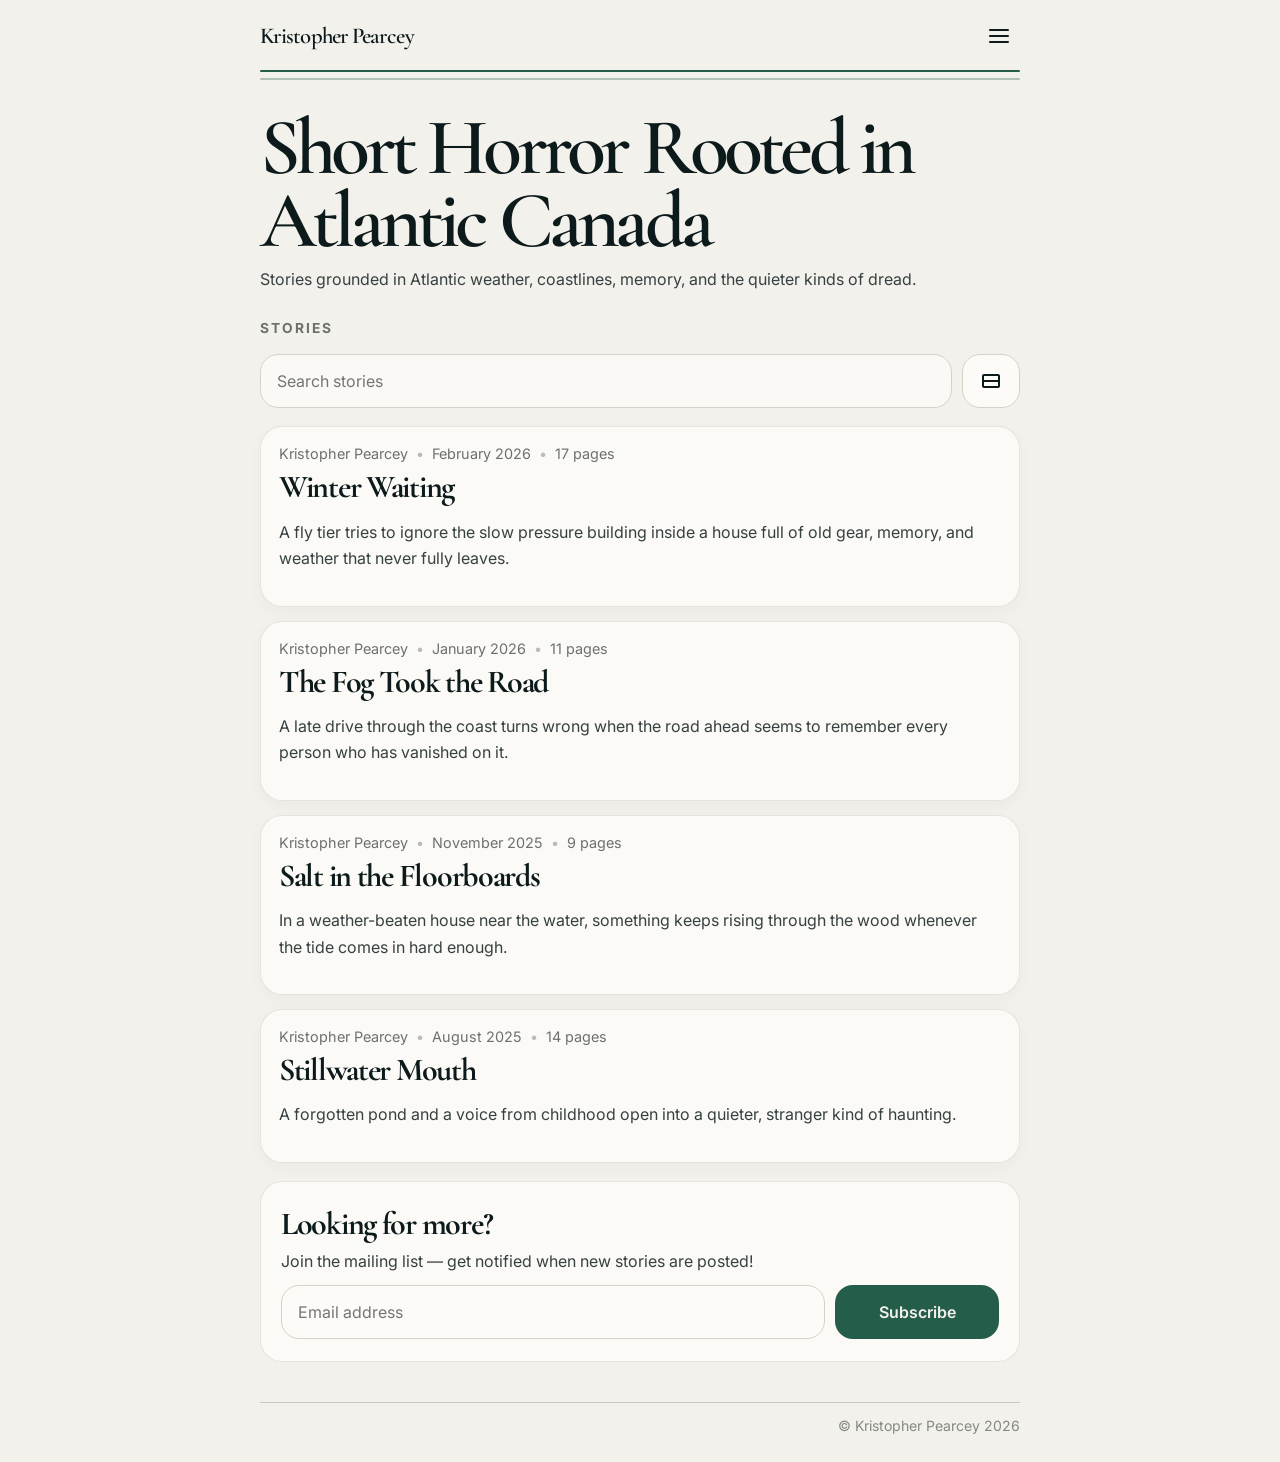
<file: index.html>
<!DOCTYPE html>
<html lang="en">
<head>
  <meta charset="UTF-8" />
  <meta name="viewport" content="width=device-width, initial-scale=1.0" />
  <title>Kristopher Pearcey</title>
  <meta name="description" content="Short horror rooted in Atlantic Canada by Kristopher Pearcey." />
  <link rel="preconnect" href="https://fonts.googleapis.com">
  <link rel="preconnect" href="https://fonts.gstatic.com" crossorigin>
  <link href="https://fonts.googleapis.com/css2?family=Cormorant+Garamond:wght@500;600;700&family=Inter:wght@400;500;600;700&family=Material+Symbols+Outlined:opsz,wght,FILL,GRAD@24,400,0,0&display=swap" rel="stylesheet">
  <link rel="stylesheet" href="styles.css" />
</head>
<body>
  <div class="site-shell">
    <div class="drawer-backdrop" id="drawerBackdrop" hidden></div>

    <header class="site-header">
      <div class="header-inner">
        <div class="header-top">
          <a href="#home" class="site-name" data-nav="home" aria-label="Kristopher Pearcey home">Kristopher Pearcey</a>
          <button class="menu-toggle" id="menuToggle" aria-expanded="false" aria-controls="siteDrawer" aria-label="Open menu">
            <span></span><span></span><span></span>
          </button>
        </div>
        <div class="double-line" aria-hidden="true">
          <span></span>
          <span></span>
        </div>
      </div>
    </header>

    <aside class="drawer" id="siteDrawer" aria-hidden="true">
      <div class="drawer-inner">
        <section class="menu-section menu-nav-section">
          <div class="menu-top-row">
            <div class="menu-links">
              <a href="#home" data-nav="home">Home</a>
              <a href="#about" data-nav="about">About</a>
              <a href="#contact" data-nav="contact">Contact</a>
            </div>

            <button class="theme-toggle" id="themeToggle" type="button" aria-label="Toggle light and dark mode">
              <span class="material-symbols-outlined" id="themeIcon">dark_mode</span>
            </button>
          </div>
        </section>

        <section class="menu-section">
          <h2 class="menu-label">Looking for more?</h2>
          <p class="menu-copy">Subscribe to get alerts when new stories are posted.</p>
          <form class="subscribe-wrap" id="menuSubscribeForm">
            <div class="input-shell">
              <label class="visually-hidden" for="menuEmailInput">Email address</label>
              <input id="menuEmailInput" class="subscribe-input" type="email" placeholder="Type your email…" required />
              <button class="clear-input-btn" id="clearEmailInput" type="button" aria-label="Clear email">×</button>
            </div>
            <button class="inset-btn" id="menuSubscribeButton" type="submit" aria-label="Subscribe">Subscribe</button>
          </form>
        </section>
      </div>
    </aside>

    <main id="app" class="app"></main>

    <footer class="footer">
      <div class="footer-divider"></div>
      <p>© Kristopher Pearcey 2026</p>
    </footer>
  </div>

  <script src="app.js"></script>
</body>
</html>
</file>
<file: styles.css>
:root {
  --bg: #f3f1ec;
  --surface: #fcfbf8;
  --surface-2: #f8f5ef;
  --text: #0d1a1b;
  --muted: #6d716d;
  --muted-2: #8a8e8a;
  --line: #d7d2c7;
  --border: rgba(24, 34, 36, 0.10);
  --border-strong: rgba(24, 34, 36, 0.22);
  --accent: #245e4a;
  --accent-deep: #1b4b3a;
  --accent-soft: rgba(36, 94, 74, 0.10);
  --clear-accent: #5f6664;
  --shadow: 0 14px 40px rgba(18, 26, 28, 0.08);
  --card-shadow: 0 6px 18px rgba(0, 0, 0, 0.03);
  --radius-xl: 26px;
  --radius-lg: 22px;
  --radius-md: 18px;
  --radius-sm: 999px;
  --content-width: 720px;
  --search-radius: 18px;
  --header-height: 78px;
}

body.dark {
  --bg: #171716;
  --surface: #1d1d1b;
  --surface-2: #232320;
  --text: #ece6dd;
  --muted: #b6afa5;
  --muted-2: #8f897f;
  --line: rgba(236, 230, 221, 0.14);
  --border: rgba(236, 230, 221, 0.12);
  --border-strong: rgba(236, 230, 221, 0.28);
  --accent: #ece6dd;
  --accent-deep: #ffffff;
  --accent-soft: rgba(236, 230, 221, 0.10);
  --clear-accent: #c4beb4;
  --shadow: 0 18px 40px rgba(0, 0, 0, 0.28);
  --card-shadow: 0 10px 28px rgba(0, 0, 0, 0.18);
}

* { box-sizing: border-box; }
html, body { margin: 0; padding: 0; }
html {
  min-height: 100%;
  scroll-behavior: smooth;
  scrollbar-width: none;
  -ms-overflow-style: none;
  background: var(--bg);
}
html::-webkit-scrollbar,
body::-webkit-scrollbar,
.drawer-inner::-webkit-scrollbar {
  width: 0;
  height: 0;
  display: none;
}
body {
  min-height: 100vh;
  background: var(--bg);
  color: var(--text);
  font-family: 'Inter', system-ui, sans-serif;
  transition: background 180ms ease, color 180ms ease;
}
body.menu-open {
  overflow: hidden;
  touch-action: none;
}

a { color: inherit; text-decoration: none; }
button, input { font: inherit; }
img { max-width: 100%; display: block; }
input::-ms-clear,
input::-ms-reveal { display: none; width: 0; height: 0; }
input[type="search"]::-webkit-search-decoration,
input[type="search"]::-webkit-search-cancel-button,
input[type="search"]::-webkit-search-results-button,
input[type="search"]::-webkit-search-results-decoration {
  -webkit-appearance: none;
  appearance: none;
  display: none;
}

.site-shell {
  min-height: 100vh;
  display: flex;
  flex-direction: column;
}

.site-header {
  position: fixed;
  top: 0;
  left: 0;
  right: 0;
  z-index: 60;
  background: var(--bg);
}
.header-inner {
  width: min(var(--content-width), calc(100% - 36px));
  margin: 0 auto;
  padding: 0.95rem 0 0.35rem;
}
.header-top {
  display: flex;
  align-items: center;
  justify-content: space-between;
  gap: 1rem;
  padding-bottom: 0.8rem;
}
.site-name {
  font-family: 'Cormorant Garamond', serif;
  font-size: 1.42rem;
  line-height: 1.1;
  letter-spacing: -0.04em;
  font-weight: 600;
}
.double-line {
  display: grid;
  gap: 6px;
  padding-bottom: 0.15rem;
}
.double-line span {
  display: block;
  height: 2px;
  border-radius: 999px;
}
.double-line span:first-child { background: var(--accent); }
.double-line span:last-child { background: color-mix(in srgb, var(--accent) 32%, transparent); }

.menu-toggle {
  width: 42px;
  height: 42px;
  border: 0;
  background: transparent;
  display: inline-grid;
  place-items: center;
  cursor: pointer;
  position: relative;
  flex: 0 0 auto;
  color: var(--text);
  padding: 0;
  border-radius: 0;
  transition: opacity 140ms ease, color 140ms ease;
}
.menu-toggle:hover,
.menu-toggle:focus-visible {
  opacity: 0.72;
  outline: none;
  box-shadow: none;
  background: transparent;
}
.menu-toggle span {
  position: absolute;
  width: 20px;
  height: 2px;
  background: currentColor;
  border-radius: 999px;
  transition: transform 180ms ease, top 180ms ease, opacity 180ms ease;
}
.menu-toggle span:nth-child(1) { top: 14px; }
.menu-toggle span:nth-child(2) { top: 20px; }
.menu-toggle span:nth-child(3) { top: 26px; }
body.menu-open .menu-toggle span:nth-child(1) { top: 20px; transform: rotate(45deg); }
body.menu-open .menu-toggle span:nth-child(2) { opacity: 0; }
body.menu-open .menu-toggle span:nth-child(3) { top: 20px; transform: rotate(-45deg); }

.drawer-backdrop {
  position: fixed;
  inset: 0;
  background: rgba(0, 0, 0, 0.10);
  opacity: 0;
  pointer-events: none;
  transition: opacity 180ms ease;
  z-index: 45;
}
body.menu-open .drawer-backdrop {
  opacity: 1;
  pointer-events: auto;
}

.drawer {
  position: fixed;
  inset: 0;
  width: 100%;
  height: 100dvh;
  background: var(--bg);
  transform: translateY(-100%);
  transition: transform 220ms ease;
  z-index: 50;
  box-shadow: var(--shadow);
  display: flex;
  flex-direction: column;
  overflow: hidden;
  padding-top: var(--header-height);
}
body.menu-open .drawer { transform: translateY(0); }
.drawer-inner {
  min-height: 100%;
  padding: 1.25rem 1rem 1rem;
  display: grid;
  grid-template-rows: auto auto auto 1fr auto;
  gap: 1.55rem;
  max-width: var(--content-width);
  width: 100%;
  margin: 0 auto;
  overflow-y: auto;
  overscroll-behavior: contain;
  background: var(--bg);
}
.menu-section {
  border-bottom: 1px solid var(--border);
  padding-bottom: 1.2rem;
}
.menu-label {
  margin: 0 0 0.42rem;
  font-family: 'Cormorant Garamond', serif;
  font-size: 1.55rem;
  line-height: 1.1;
  letter-spacing: -0.03em;
}
.menu-copy {
  margin: 0 0 0.95rem;
  color: var(--muted);
  font-size: 0.93rem;
  line-height: 1.55;
}
.subscribe-wrap {
  display: grid;
  grid-template-columns: 1fr auto;
  gap: 10px;
  align-items: center;
}
.input-shell {
  position: relative;
  width: 100%;
}

.subscribe-input {
  width: 100%;
  min-height: 54px;
  border: 1px solid var(--line);
  border-radius: var(--search-radius);
  background: color-mix(in srgb, var(--surface) 85%, transparent);
  color: var(--text);
  padding: 0 36px 0 16px;
  outline: none;
  transition: border-color 140ms ease, box-shadow 140ms ease, color 140ms ease, background 140ms ease;
  box-shadow: none;
  appearance: none;
}
.subscribe-input.has-clear {
  padding-right: 44px;
}
.subscribe-input.is-locked {
  background: color-mix(in srgb, var(--accent) 7%, var(--surface));
  color: color-mix(in srgb, var(--text) 88%, var(--bg));
  cursor: default;
}
.subscribe-input::placeholder {
  color: color-mix(in srgb, var(--muted) 88%, transparent);
}
.subscribe-input:not(.is-locked):hover {
  border-color: var(--accent);
}
.subscribe-input:not(.is-locked):focus {
  border-color: var(--accent);
  box-shadow: 0 0 0 2px var(--accent-soft);
}
.inset-btn,
.clear-input-btn,
.theme-toggle,
.view-toggle,
.newsletter-button,
.hero-readmore {
  box-shadow: none;
}
.inset-btn {
  position: relative;
  position: static;
  width: 128px;
  height: 54px;
  flex: 0 0 128px;
  border: 0;
  border-radius: var(--search-radius);
  background: var(--accent);
  color: var(--bg);
  font-weight: 600;
  cursor: pointer;
  display: inline-flex;
  align-items: center;
  justify-content: center;
  padding: 0 18px;
  white-space: nowrap;
  transition: opacity 140ms ease, background 140ms ease, color 140ms ease;
}
.clear-input-btn {
  position: absolute;
  top: 50%;
  right: 12px;
  transform: translateY(-50%);
  width: 28px;
  height: 28px;
  display: none;
  align-items: center;
  justify-content: center;
  border: 0;
  border-radius: 999px;
  background: transparent;
  color: var(--muted);
  font-size: 1.2rem;
  line-height: 1;
  cursor: pointer;
  padding: 0;
  z-index: 2;
}
.clear-input-btn:hover,
.clear-input-btn:focus-visible {
  color: var(--accent);
  outline: none;
}
.clear-input-btn.show { display: inline-flex; }
.clear-search {
  margin-top: 0.8rem;
  padding: 0;
  border: 0;
  background: transparent;
  color: var(--muted);
  font-size: 0.92rem;
  cursor: pointer;
}
.menu-nav-section {
  padding-bottom: 1rem;
}
.menu-top-row {
  display: flex;
  align-items: flex-start;
  justify-content: space-between;
  gap: 1rem;
}
.menu-links {
  display: grid;
  gap: 0.8rem;
  flex: 1 1 auto;
}
.menu-links a {
  font-family: 'Cormorant Garamond', serif;
  font-size: clamp(2rem, 6vw, 3rem);
  line-height: 0.95;
  letter-spacing: -0.05em;
}
.theme-toggle {
  width: 40px;
  height: 40px;
  border: 0;
  outline: 0;
  border-radius: 0;
  background: transparent;
  color: var(--text);
  display: inline-grid;
  place-items: center;
  cursor: pointer;
  padding: 0;
  flex: 0 0 auto;
  transition: opacity 140ms ease, color 140ms ease;
}
.theme-toggle:hover,
.theme-toggle:focus-visible {
  opacity: 0.72;
  outline: none;
  box-shadow: none;
  background: transparent;
}
.theme-toggle .material-symbols-outlined {
  font-size: 24px;
}

.app {
  width: 100%;
  flex: 1 0 auto;
  padding-top: calc(var(--header-height) + 0.8rem);
}
.page {
  width: min(var(--content-width), calc(100% - 36px));
  margin: 0 auto;
  padding-bottom: 40px;
}
.home-intro {
  margin-top: 10px;
  margin-bottom: 28px;
}

.page-title,
.story-page-title,
.story-title,
.newsletter-title,
.markdown-body h1,
.markdown-body h2,
.markdown-body h3,
.intro-title {
  font-family: 'Cormorant Garamond', serif;
}
.intro-title {
  margin: 0 0 8px;
  font-size: clamp(3rem, 10vw, 5rem);
  line-height: 0.92;
  letter-spacing: -0.06em;
  font-weight: 600;
}
.intro-copy {
  margin: 0;
  max-width: 42rem;
  line-height: 1.65;
  color: color-mix(in srgb, var(--text) 82%, var(--bg));
}
.section-head {
  display: flex;
  align-items: center;
  justify-content: space-between;
  gap: 12px;
  margin: 28px 0 14px;
}
.section-kicker {
  font-size: 0.86rem;
  color: var(--muted);
  text-transform: uppercase;
  letter-spacing: 0.14em;
  font-weight: 700;
}
.search-row {
  width: 100%;
  display: grid;
  grid-template-columns: 1fr auto;
  gap: 10px;
  margin: 18px 0 18px;
}
.search-input {
  min-height: 54px;
  border-radius: var(--search-radius);
  border: 1px solid var(--line);
  padding: 0 36px 0 16px;
  background: color-mix(in srgb, var(--surface) 85%, transparent);
  color: var(--text);
  outline: none;
  transition: border-color 140ms ease, box-shadow 140ms ease, background 140ms ease;
}
.search-input:hover {
  border-color: var(--accent);
}
.search-input:focus {
  border-color: var(--accent);
  box-shadow: 0 0 0 2px var(--accent-soft);
}
.search-input::-webkit-search-cancel-button {
  -webkit-appearance: none;
  width: 16px;
  height: 16px;
  border-radius: 50%;
  background:
    linear-gradient(45deg, transparent 43%, var(--clear-accent) 43%, var(--clear-accent) 57%, transparent 57%),
    linear-gradient(-45deg, transparent 43%, var(--clear-accent) 43%, var(--clear-accent) 57%, transparent 57%);
  opacity: 0.85;
  cursor: pointer;
}
.view-toggle {
  min-width: 58px;
  width: 58px;
  height: 54px;
  padding: 0;
  border: 1px solid var(--line);
  border-radius: var(--search-radius);
  background: var(--surface);
  display: inline-flex;
  align-items: center;
  justify-content: center;
  color: var(--text);
  cursor: pointer;
  position: relative;
  overflow: hidden;
  transition: opacity 140ms ease, color 140ms ease, border-color 140ms ease, background 140ms ease;
}
.view-toggle:hover {
  border-color: var(--accent);
}

.view-toggle:focus-visible,
.view-toggle:active {
  border-color: var(--accent);
  box-shadow: 0 0 0 2px var(--accent-soft);
}

.view-toggle:hover .material-symbols-outlined {
  color: var(--accent);
}
.view-toggle-icon-stack {
  position: relative;
  width: 24px;
  height: 24px;
  display: inline-block;
}
.view-toggle-icon {
  position: absolute;
  inset: 0;
  display: grid;
  place-items: center;
  transition: opacity 180ms ease, transform 180ms ease;
}
.view-toggle-icon .material-symbols-outlined {
  font-size: 24px;
  line-height: 1;
}
.view-toggle.is-card .view-toggle-icon--card {
  opacity: 1;
  transform: scale(1) rotate(0deg);
}
.view-toggle.is-card .view-toggle-icon--list {
  opacity: 0;
  transform: scale(0.82) rotate(-8deg);
}
.view-toggle.is-list .view-toggle-icon--card {
  opacity: 0;
  transform: scale(0.82) rotate(8deg);
}
.view-toggle.is-list .view-toggle-icon--list {
  opacity: 1;
  transform: scale(1) rotate(0deg);
}
.story-grid {
  display: grid;
  gap: 14px;
}
.story-card {
  display: block;
  padding: 18px;
  background: color-mix(in srgb, var(--surface) 88%, transparent);
  border: 1px solid var(--border);
  border-radius: 22px;
  box-shadow: var(--card-shadow);
  transition: transform 150ms ease, border-color 150ms ease, background 150ms ease;
}
.story-card:active,
.story-card:hover {
  transform: translateY(-1px);
  border-color: color-mix(in srgb, var(--accent) 28%, transparent);
  background: color-mix(in srgb, var(--surface) 100%, transparent);
}
.story-meta {
  display: flex;
  flex-wrap: wrap;
  gap: 8px;
  color: var(--muted);
  font-size: 0.9rem;
  margin-bottom: 10px;
  align-items: center;
}
.story-meta .sep,
.story-byline .sep {
  opacity: 0.45;
}
.story-title {
  margin: 0 0 8px;
  font-size: 2rem;
  line-height: 0.95;
  letter-spacing: -0.04em;
}
.story-description,
.page-copy,
.contact-card p,
.contact-card a,
.markdown-body,
.story-excerpt {
  line-height: 1.65;
}
.story-description,
.page-copy,
.story-excerpt,
.markdown-body,
.contact-card p,
.contact-card a,
.newsletter-copy {
  color: color-mix(in srgb, var(--text) 82%, var(--bg));
}
.story-grid.list-view .story-card {
  display: grid;
  grid-template-columns: 1fr auto;
  align-items: center;
  gap: 10px 18px;
  padding: 16px 18px;
}
.story-grid.list-view .story-description,
.story-grid.list-view .story-author,
.story-grid.list-view .story-month,
.story-grid.list-view .story-meta .sep {
  display: none;
}
.story-grid.list-view .story-title-row {
  display: flex;
  align-items: baseline;
  gap: 12px;
  min-width: 0;
}
.story-grid.list-view .story-year {
  color: var(--muted);
  font-size: 0.96rem;
  flex: 0 0 auto;
}
.story-grid.list-view .story-title {
  grid-column: 1;
  grid-row: 1;
  margin: 0;
  font-size: 1.65rem;
  text-align: left;
}
.story-grid.list-view .story-meta {
  grid-column: 2;
  grid-row: 1;
  margin-bottom: 0;
  justify-content: flex-end;
}
.story-grid.list-view .story-pages {
  color: var(--muted);
}
.newsletter-block {
  margin-top: 18px;
  padding: 22px 20px;
  background: color-mix(in srgb, var(--surface) 88%, transparent);
  border: 1px solid var(--border);
  border-radius: 22px;
}
.newsletter-title {
  margin: 0 0 8px;
  font-size: 2rem;
  letter-spacing: -0.04em;
}
.newsletter-copy {
  margin: 0 0 14px;
}
.newsletter-form {
  display: grid;
  gap: 10px;
}
.newsletter-input {
  min-height: 54px;
  border-radius: var(--search-radius);
  border: 1px solid var(--line);
  padding: 0 36px 0 16px;
  background: color-mix(in srgb, var(--surface) 92%, transparent);
  color: var(--text);
  outline: none;
  transition: border-color 140ms ease, box-shadow 140ms ease, background 140ms ease;
}
.newsletter-input:not(.is-locked):hover {
  border-color: var(--accent);
}
.newsletter-input:not(.is-locked):focus {
  border-color: var(--accent);
  box-shadow: 0 0 0 2px var(--accent-soft);
}
.newsletter-input.is-locked {
  background: color-mix(in srgb, var(--accent) 7%, var(--surface));
  color: color-mix(in srgb, var(--text) 88%, var(--bg));
  cursor: default;
}
.newsletter-button {
  position: relative;
  width: 128px;
  height: 54px;
  flex: 0 0 128px;
  border: 0;
  border-radius: var(--search-radius);
  background: var(--accent);
  color: var(--bg);
  font-weight: 600;
  display: inline-flex;
  align-items: center;
  justify-content: center;
  gap: 10px;
  cursor: pointer;
  padding: 0 20px;
  white-space: nowrap;
  transition: opacity 140ms ease, background 140ms ease, color 140ms ease;
}
.newsletter-button[disabled],
.newsletter-input[disabled] {
  cursor: default;
}
.newsletter-button.is-success,
.inset-btn.is-success {
  background: var(--accent);
  color: inherit;
  border-color: transparent;
  cursor: default;
  pointer-events: none;
}
.spinner {
  width: 16px;
  height: 16px;
  border-radius: 50%;
  border: 2px solid rgba(255,255,255,0.34);
  border-top-color: currentColor;
  animation: spin 0.7s linear infinite;
  flex: 0 0 auto;
}
@keyframes spin {
  to { transform: rotate(360deg); }
}
.page-title {
  margin: 20px 0 10px;
  font-size: clamp(3rem, 11vw, 4.8rem);
  line-height: 0.92;
  letter-spacing: -0.06em;
}
.story-article {
  padding-top: 16px;
}
.story-header {
  margin-bottom: 20px;
  padding-bottom: 18px;
  border-bottom: 1px solid var(--line);
}
.story-eyebrow {
  margin: 0 0 8px;
  color: var(--muted);
  font-size: 0.92rem;
}
.story-page-title {
  margin: 0;
  font-size: clamp(3rem, 11vw, 5rem);
  line-height: 0.92;
  letter-spacing: -0.06em;
}
.story-byline {
  display: flex;
  flex-wrap: wrap;
  gap: 8px;
  align-items: center;
  margin: 10px 0 0;
  color: var(--text);
  font-size: 1rem;
}
.story-excerpt {
  position: relative;
  margin: 24px 0 0;
  padding-left: 16px;
  font-style: italic;
}
.story-excerpt::before {
  content: '';
  position: absolute;
  left: 0;
  top: 0.15em;
  bottom: 0.15em;
  width: 2px;
  background: var(--accent);
  border-radius: 999px;
}
.markdown-body {
  font-size: 1.06rem;
}
.markdown-body h1,
.markdown-body h2,
.markdown-body h3 {
  letter-spacing: -0.04em;
  line-height: 1;
}
.markdown-body h2 {
  font-size: 2.25rem;
  margin: 28px 0 14px;
}
.markdown-body h3 {
  font-size: 1.65rem;
  margin: 24px 0 12px;
}
.markdown-body p {
  margin: 0 0 18px;
}
.markdown-body blockquote {
  margin: 24px 0;
  padding: 18px 18px 18px 20px;
  border-left: 3px solid var(--accent);
  background: color-mix(in srgb, var(--surface) 88%, transparent);
  border-radius: 0 18px 18px 0;
}
.empty-state {
  padding: 24px 18px;
  border: 1px dashed var(--line);
  border-radius: 22px;
  color: var(--muted);
  text-align: center;
}
.footer {
  margin-top: auto;
  width: 100%;
  padding-bottom: 10px;
}
.footer-divider {
  width: min(var(--content-width), calc(100% - 36px));
  height: 1px;
  margin: 0 auto;
  background: color-mix(in srgb, var(--muted) 32%, transparent);
}
.footer p {
  width: min(var(--content-width), calc(100% - 36px));
  margin: 0 auto;
  padding: 14px 0 18px;
  text-align: right;
  color: color-mix(in srgb, var(--muted) 82%, transparent);
  font-size: 0.88rem;
}
.back-link {
  display: inline-flex;
  align-items: center;
  gap: 8px;
  margin-bottom: 14px;
  color: color-mix(in srgb, var(--accent) 90%, var(--text));
  font-weight: 600;
}
.contact-list {
  display: grid;
  gap: 14px;
  margin-top: 22px;
}
.contact-card {
  padding: 18px;
  background: color-mix(in srgb, var(--surface) 88%, transparent);
  border: 1px solid var(--border);
  border-radius: 20px;
}
.contact-card h3 {
  margin: 0 0 8px;
  font-size: 0.86rem;
  color: var(--muted);
  text-transform: uppercase;
  letter-spacing: 0.12em;
}
.visually-hidden {
  position: absolute !important;
  width: 1px;
  height: 1px;
  padding: 0;
  margin: -1px;
  overflow: hidden;
  clip: rect(0, 0, 0, 0);
  white-space: nowrap;
  border: 0;
}

@media (min-width: 721px) {
  :root {
    --content-width: 760px;
    --header-height: 80px;
  }
  .drawer-inner {
    padding-left: 1.25rem;
    padding-right: 1.25rem;
  }
  .newsletter-form {
    grid-template-columns: minmax(0, 1fr) auto;
    align-items: stretch;
  }
  .newsletter-button {
  position: relative;
    min-width: 164px;
  }
}

@media (max-width: 759px) {
  .story-grid.list-view .story-card {
    grid-template-columns: 1fr auto;
    align-items: center;
  }
  .story-grid.list-view .story-meta {
    justify-content: flex-end;
    margin-bottom: 0;
  }
}



.inset-btn:hover,
.inset-btn:focus-visible,
.newsletter-button:hover,
.newsletter-button:focus-visible {
  opacity: 0.72;
  outline: none;
  box-shadow: none;
}


@media (max-width: 640px) {
  .menu-links {
    gap: 1.15rem;
  }
  .menu-links a {
    padding: 0.08rem 0;
  }
}


.search-row .input-shell,
.newsletter-form .input-shell,
.subscribe-wrap .input-shell {
  width: 100%;
}

.search-row input,
.newsletter-form input,
.subscribe-wrap input {
  width: 100%;
}

.newsletter-button.is-success:hover,
.inset-btn.is-success:hover {
  background: var(--accent);
}


@media (max-width: 640px) {
  .newsletter-form {
    grid-template-columns: 1fr auto;
    align-items: center;
  }

  .newsletter-button {
  position: relative;
    width: 128px;
    flex: 0 0 128px;
  }
}

body:not(.dark) .newsletter-button.is-success,
body:not(.dark) .inset-btn.is-success {
  color: #fff;
}

body.dark .newsletter-button.is-success,
body.dark .inset-btn.is-success {
  color: #000;
}

.newsletter-input.has-clear,
.search-input.has-clear {
  padding-right: 44px;
}

.button-content-stack {
  position: relative;
  display: inline-grid;
  place-items: center;
  min-width: 78px;
  min-height: 1.2em;
}

.button-face {
  grid-area: 1 / 1;
  display: inline-flex;
  align-items: center;
  justify-content: center;
  gap: 10px;
  transition: opacity 180ms ease, transform 180ms ease;
}

.button-face--spinner,
.button-face--thanks {
  opacity: 0;
  transform: scale(0.9) rotate(-6deg);
  pointer-events: none;
}

.button-face--subscribe {
  opacity: 1;
  transform: scale(1) rotate(0deg);
}

.newsletter-button.is-loading .button-face--subscribe,
.inset-btn.is-loading .button-face--subscribe,
.newsletter-button.is-success .button-face--subscribe,
.inset-btn.is-success .button-face--subscribe {
  opacity: 0;
  transform: scale(0.9) rotate(6deg);
}

.newsletter-button.is-loading .button-face--spinner,
.inset-btn.is-loading .button-face--spinner {
  opacity: 1;
  transform: scale(1) rotate(0deg);
}

.newsletter-button.is-success .button-face--thanks,
.inset-btn.is-success .button-face--thanks {
  opacity: 1;
  transform: scale(1) rotate(0deg);
}

.newsletter-button.is-success::after,
.inset-btn.is-success::after {
  content: "";
  position: absolute;
  inset: 0;
  border-radius: inherit;
  background: currentColor;
  opacity: 0.18;
  pointer-events: none;
}

body:not(.dark) .newsletter-button.is-success,
body:not(.dark) .inset-btn.is-success {
  color: #fff;
}

body.dark .newsletter-button.is-success,
body.dark .inset-btn.is-success {
  color: #000;
}
</file>
